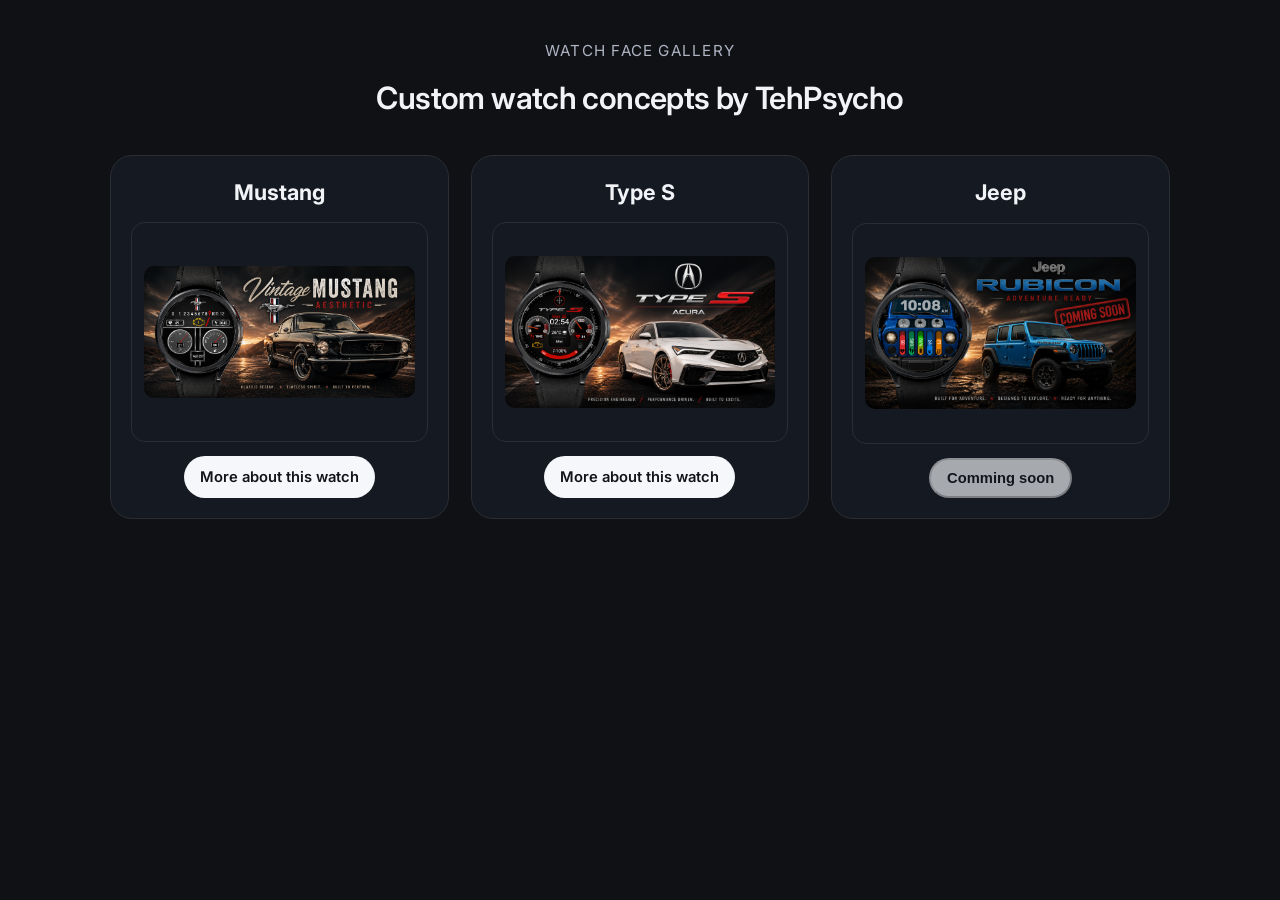
<file: index.html>
<!DOCTYPE html>
<html lang="en">
<head>
  <meta charset="UTF-8" />
  <meta name="viewport" content="width=device-width, initial-scale=1.0" />
  <meta name="description" content="Watch face showcase and detail pages." />
  <title>Watch Face Showcase</title>
  <link rel="preconnect" href="https://fonts.googleapis.com" />
  <link rel="preconnect" href="https://fonts.gstatic.com" crossorigin />
  <link href="https://fonts.googleapis.com/css2?family=Inter:wght@400;500;600;700&display=swap" rel="stylesheet" />
  <link rel="stylesheet" href="styles.css" />
</head>
<body>
  <main class="page">
    <header class="site-header">
      <p class="eyebrow">Watch Face Gallery</p>
      <h1>Custom watch concepts by TehPsycho</h1>
    </header>
    <section id="watch-grid" class="watch-grid" aria-label="Watch collection"></section>
  </main>
  <script src="script.js"></script>
</body>
</html>
</file>
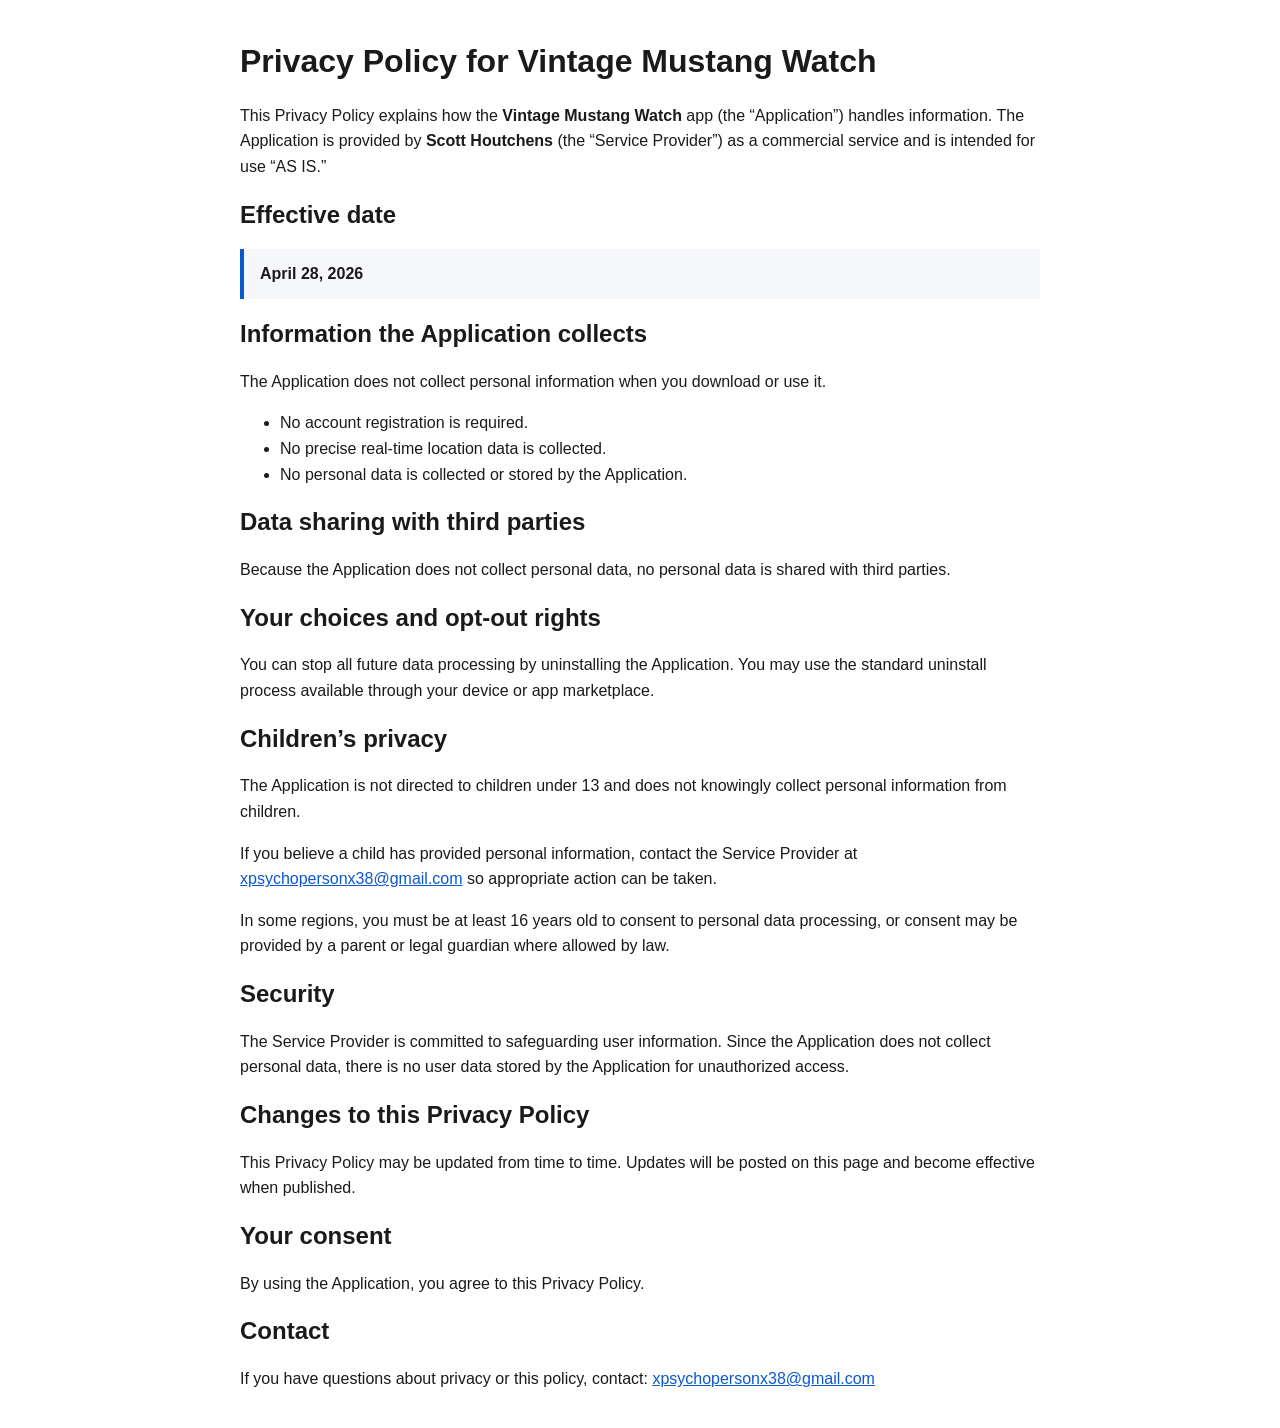
<file: privacy-policy.html>
<!doctype html>
<html lang="en">
<head>
  <meta charset="utf-8" />
  <meta name="viewport" content="width=device-width, initial-scale=1" />
  <title>Privacy Policy – Vintage Mustang Watch</title>
  <style>
    :root {
      color-scheme: light dark;
    }

    body {
      font-family: Arial, Helvetica, sans-serif;
      line-height: 1.6;
      margin: 0;
      background: #ffffff;
      color: #1a1a1a;
    }

    .container {
      max-width: 800px;
      margin: 0 auto;
      padding: 1.25rem;
    }

    h1, h2 {
      line-height: 1.25;
    }

    a {
      color: #0b57d0;
    }

    .meta {
      background: #f5f7fb;
      border-left: 4px solid #0b57d0;
      padding: 0.75rem 1rem;
      margin: 1rem 0;
    }

    @media (prefers-color-scheme: dark) {
      body {
        background: #0f1115;
        color: #e8e8e8;
      }
      .meta {
        background: #18202d;
        border-left-color: #8ab4f8;
      }
      a {
        color: #8ab4f8;
      }
    }
  </style>
</head>
<body>
  <main class="container" aria-labelledby="privacy-title">
    <h1 id="privacy-title">Privacy Policy for Vintage Mustang Watch</h1>

    <p>
      This Privacy Policy explains how the <strong>Vintage Mustang Watch</strong> app (the “Application”) handles information.
      The Application is provided by <strong>Scott Houtchens</strong> (the “Service Provider”) as a commercial service and is intended for use “AS IS.”
    </p>

    <section aria-labelledby="effective-date">
      <h2 id="effective-date">Effective date</h2>
      <p class="meta"><strong>April 28, 2026</strong></p>
    </section>

    <section aria-labelledby="info-collected">
      <h2 id="info-collected">Information the Application collects</h2>
      <p>The Application does not collect personal information when you download or use it.</p>
      <ul>
        <li>No account registration is required.</li>
        <li>No precise real-time location data is collected.</li>
        <li>No personal data is collected or stored by the Application.</li>
      </ul>
    </section>

    <section aria-labelledby="third-parties">
      <h2 id="third-parties">Data sharing with third parties</h2>
      <p>Because the Application does not collect personal data, no personal data is shared with third parties.</p>
    </section>

    <section aria-labelledby="opt-out">
      <h2 id="opt-out">Your choices and opt-out rights</h2>
      <p>
        You can stop all future data processing by uninstalling the Application.
        You may use the standard uninstall process available through your device or app marketplace.
      </p>
    </section>

    <section aria-labelledby="children">
      <h2 id="children">Children’s privacy</h2>
      <p>The Application is not directed to children under 13 and does not knowingly collect personal information from children.</p>
      <p>
        If you believe a child has provided personal information, contact the Service Provider at
        <a href="mailto:xpsychopersonx38@gmail.com">xpsychopersonx38@gmail.com</a>
        so appropriate action can be taken.
      </p>
      <p>
        In some regions, you must be at least 16 years old to consent to personal data processing,
        or consent may be provided by a parent or legal guardian where allowed by law.
      </p>
    </section>

    <section aria-labelledby="security">
      <h2 id="security">Security</h2>
      <p>
        The Service Provider is committed to safeguarding user information.
        Since the Application does not collect personal data, there is no user data stored by the Application for unauthorized access.
      </p>
    </section>

    <section aria-labelledby="changes">
      <h2 id="changes">Changes to this Privacy Policy</h2>
      <p>
        This Privacy Policy may be updated from time to time.
        Updates will be posted on this page and become effective when published.
      </p>
    </section>

    <section aria-labelledby="consent">
      <h2 id="consent">Your consent</h2>
      <p>By using the Application, you agree to this Privacy Policy.</p>
    </section>

    <section aria-labelledby="contact">
      <h2 id="contact">Contact</h2>
      <p>
        If you have questions about privacy or this policy, contact:
        <a href="mailto:xpsychopersonx38@gmail.com">xpsychopersonx38@gmail.com</a>
      </p>
    </section>
  </main>
</body>
</html>
</file>
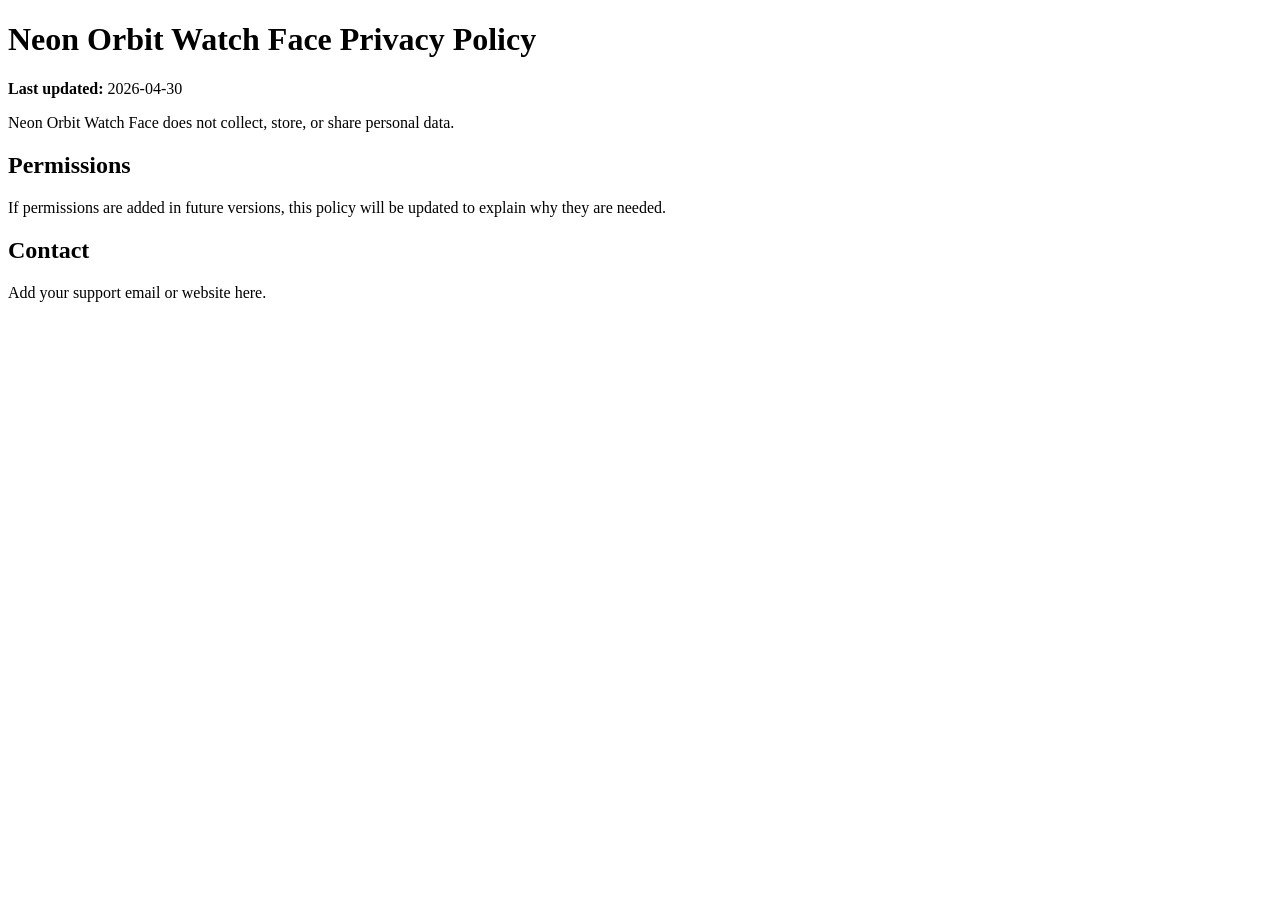
<file: legal/neon-orbit-watchface-privacy-policy.html>
<!doctype html>
<html lang="en">
<head>
  <meta charset="utf-8" />
  <meta name="viewport" content="width=device-width, initial-scale=1" />
  <title>Neon Orbit Watch Face Privacy Policy</title>
</head>
<body>
  <h1>Neon Orbit Watch Face Privacy Policy</h1>
  <p><strong>Last updated:</strong> 2026-04-30</p>
  <p>Neon Orbit Watch Face does not collect, store, or share personal data.</p>
  <h2>Permissions</h2>
  <p>If permissions are added in future versions, this policy will be updated to explain why they are needed.</p>
  <h2>Contact</h2>
  <p>Add your support email or website here.</p>
</body>
</html>
</file>
<file: styles.css>
:root {
  --bg: #0f1115;
  --card-bg: #151922;
  --divider: #2a2d33;
  --text: #f1f3f7;
  --muted: #aeb4c2;
  --button-bg: #f5f7fb;
  --button-text: #12141a;
  --button-hover: #e3e8f3;
  --radius: 22px;
  --shadow: 0 16px 36px rgba(0, 0, 0, 0.28);
}
* { box-sizing: border-box; }
body {
  margin: 0;
  font-family: "Inter", -apple-system, BlinkMacSystemFont, "Segoe UI", Roboto, sans-serif;
  background: var(--bg);
  color: var(--text);
  line-height: 1.5;
}
.page { width: min(100%, 1100px); margin: 0 auto; padding: 40px 20px 80px; }
.site-header { text-align: center; margin-bottom: 34px; }
.eyebrow { margin: 0; font-size: 0.95rem; letter-spacing: 0.08em; text-transform: uppercase; color: var(--muted); }
.site-header h1 { margin: 12px 0 0; font-size: clamp(1.8rem, 2.4vw, 2.9rem); font-weight: 600; letter-spacing: -0.02em; }
.watch-grid { display: grid; gap: 22px; grid-template-columns: repeat(auto-fit, minmax(280px, 1fr)); }
.watch-card { background: var(--card-bg); border: 1px solid var(--divider); border-radius: var(--radius); overflow: hidden; padding: 20px; display: grid; gap: 14px; text-align: center; justify-items: center; }
.watch-name { margin: 0; font-size: 1.35rem; }
.watch-tagline { margin: 0; color: var(--muted); }
.watch-media { border: 1px solid var(--divider); border-radius: 14px; min-height: 220px; display: flex; align-items: center; justify-content: center; padding: 12px; width: 100%; }
.watch-media img { width: 100%; max-height: 260px; object-fit: contain; border-radius: 10px; }
.cta-button { display: inline-flex; align-items: center; justify-content: center; padding: 10px 16px; border-radius: 999px; background: var(--button-bg); color: var(--button-text); text-decoration: none; font-weight: 600; font-size: 0.92rem; width: fit-content; }
.cta-button:hover { background: var(--button-hover); }
.cta-button--disabled { opacity: 0.65; cursor: not-allowed; }
.cta-button--disabled:hover { background: var(--button-bg); }
.image-fallback { font-size: 0.95rem; color: var(--muted); letter-spacing: 0.02em; }

.detail-header { text-align: center; margin-bottom: 24px; }
.detail-subtitle { margin: 8px auto 0; max-width: 700px; color: var(--muted); }
.content-stack { display: grid; gap: 20px; }
.media-grid { display: grid; gap: 16px; grid-template-columns: repeat(auto-fit, minmax(240px, 1fr)); }
.media-grid img { width: 100%; border-radius: 12px; border: 1px solid var(--divider); background: #0a0d12; }
.link-row { display: flex; gap: 12px; justify-content: center; flex-wrap: wrap; }

@media (max-width: 740px) {
  .page { padding: 30px 14px 60px; }
}
</file>
